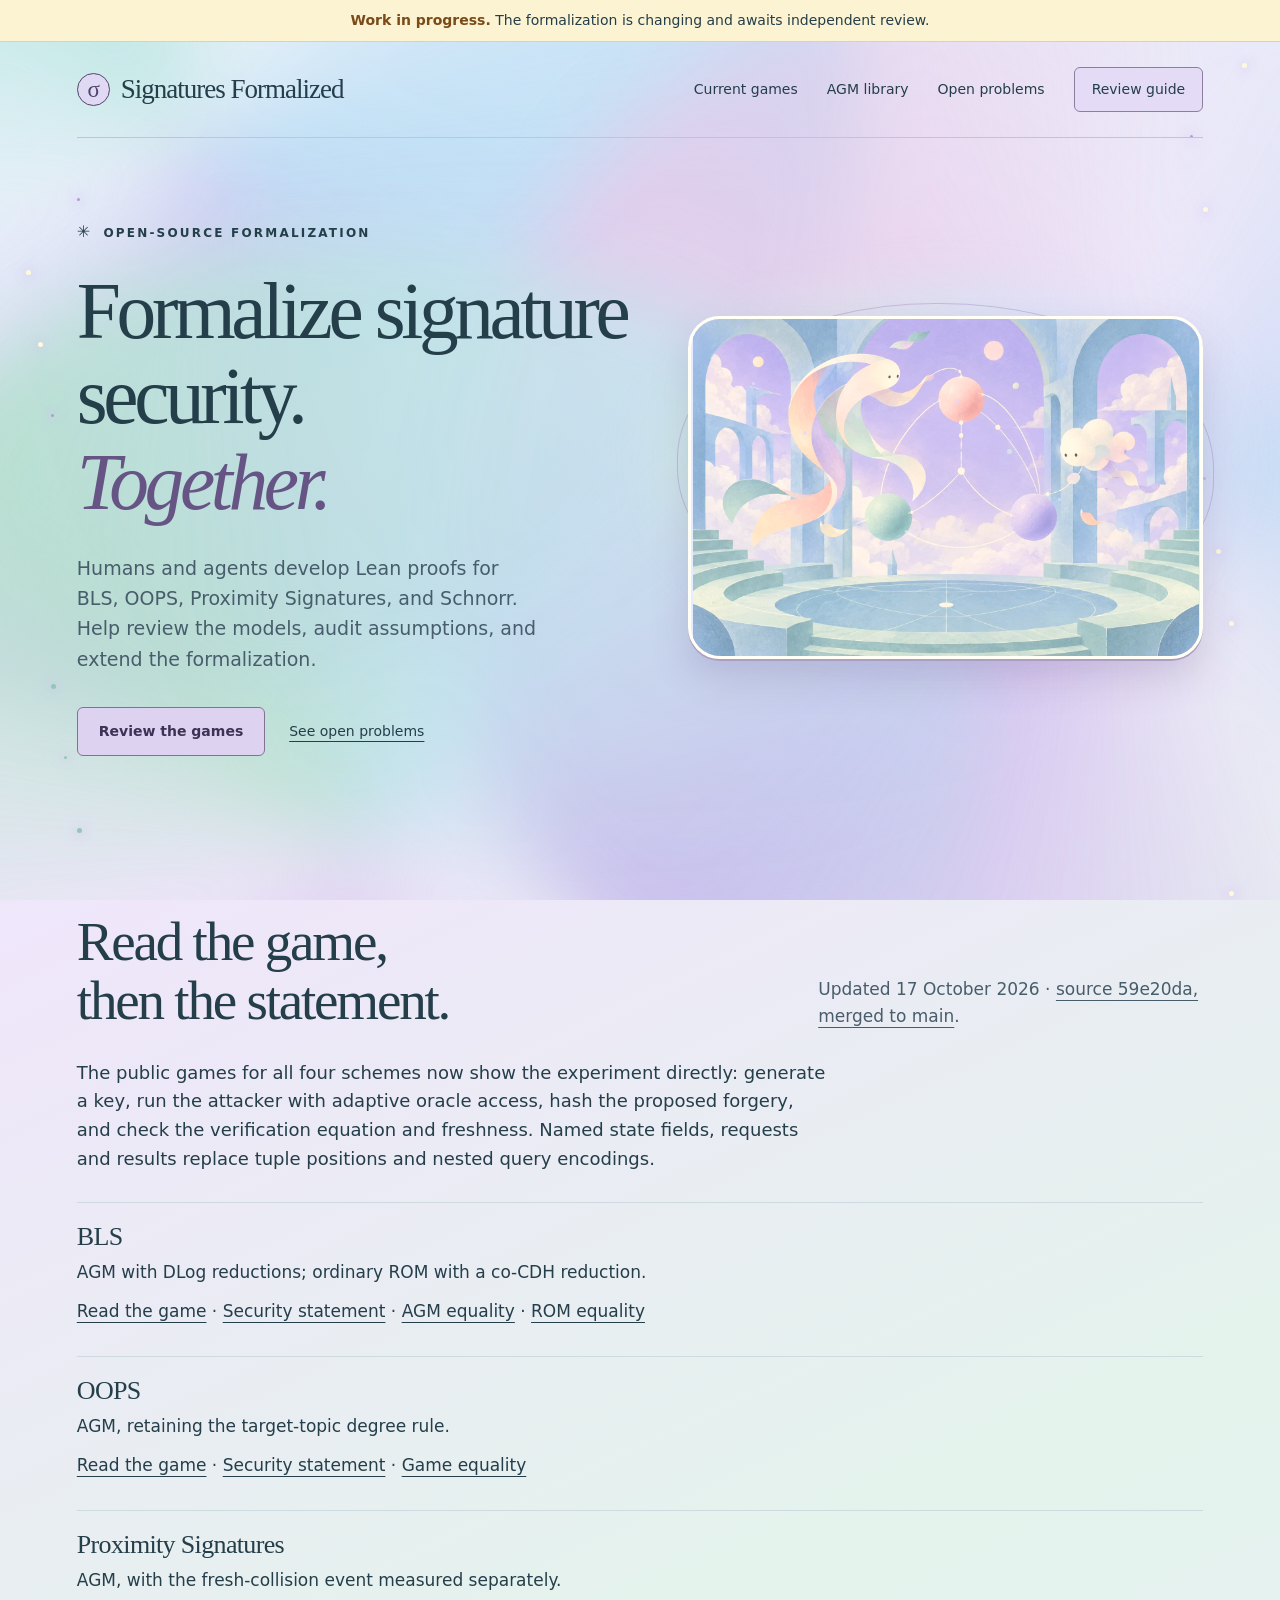
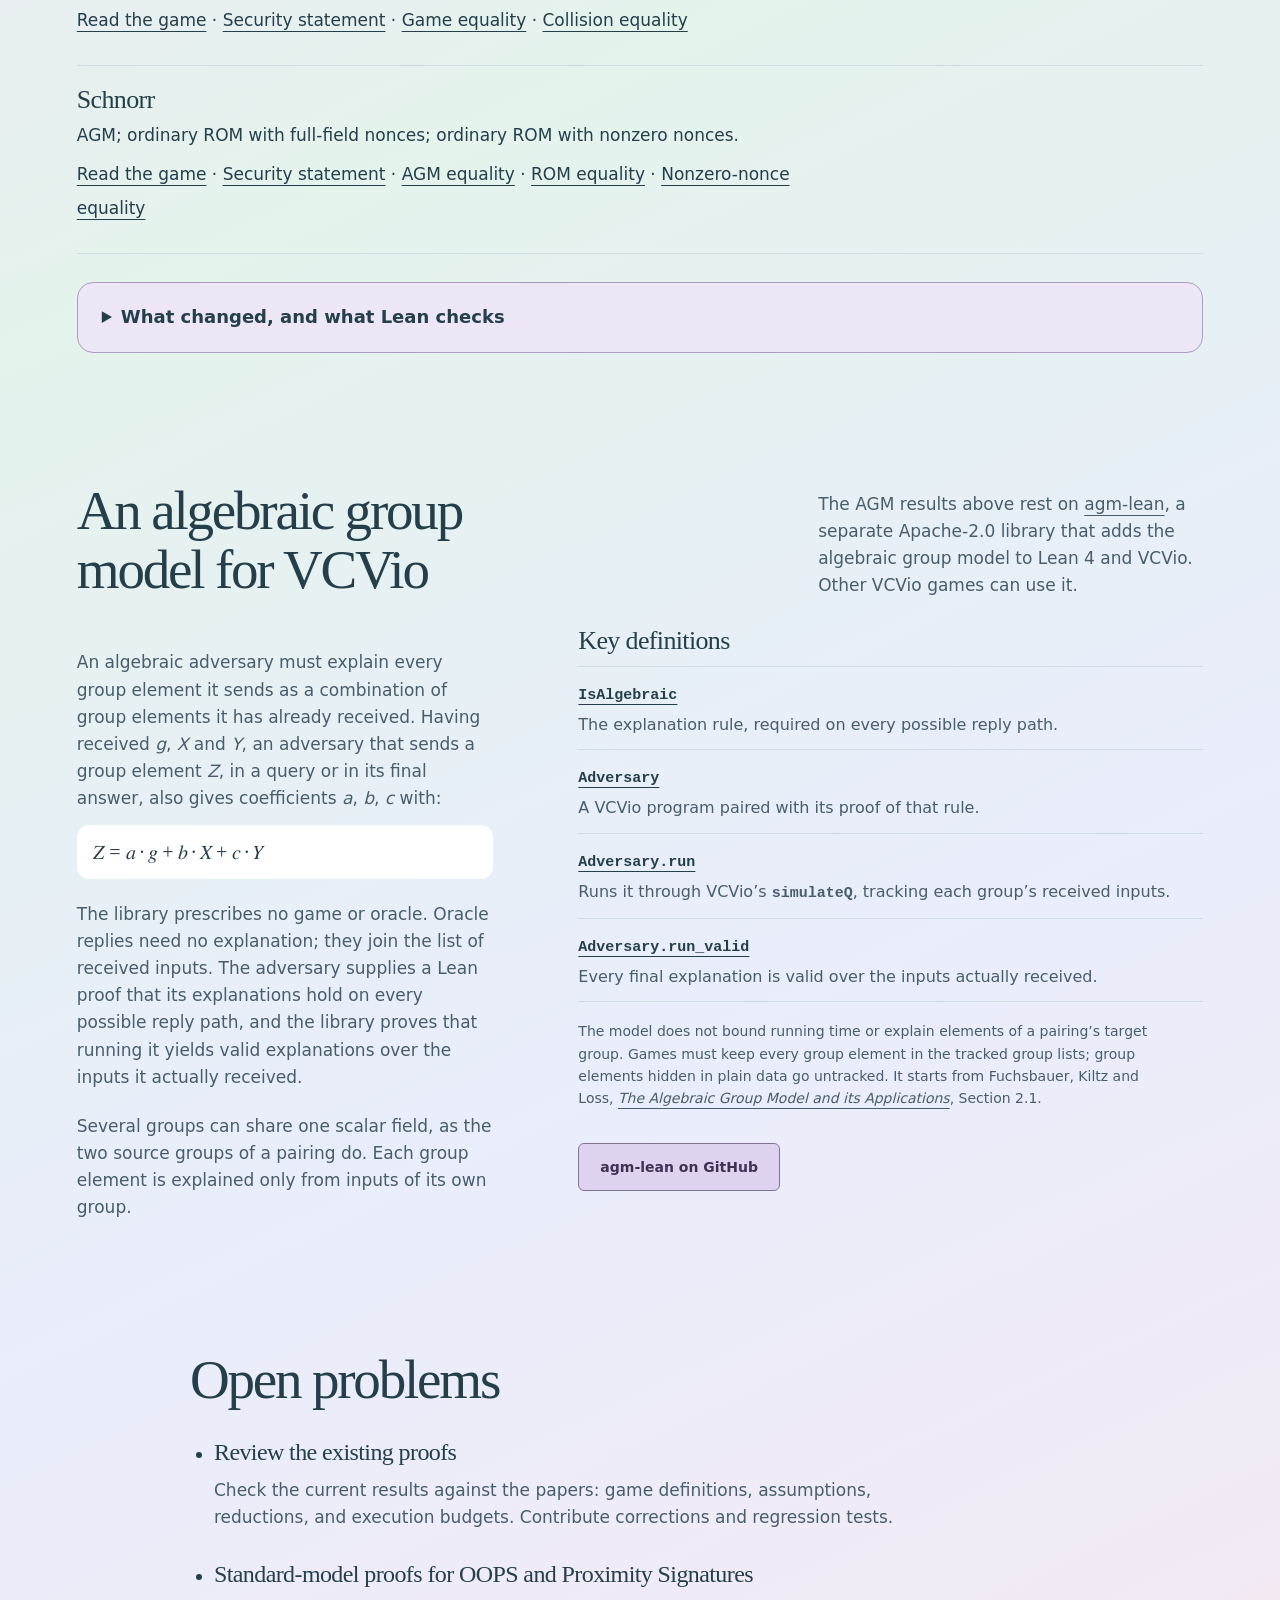
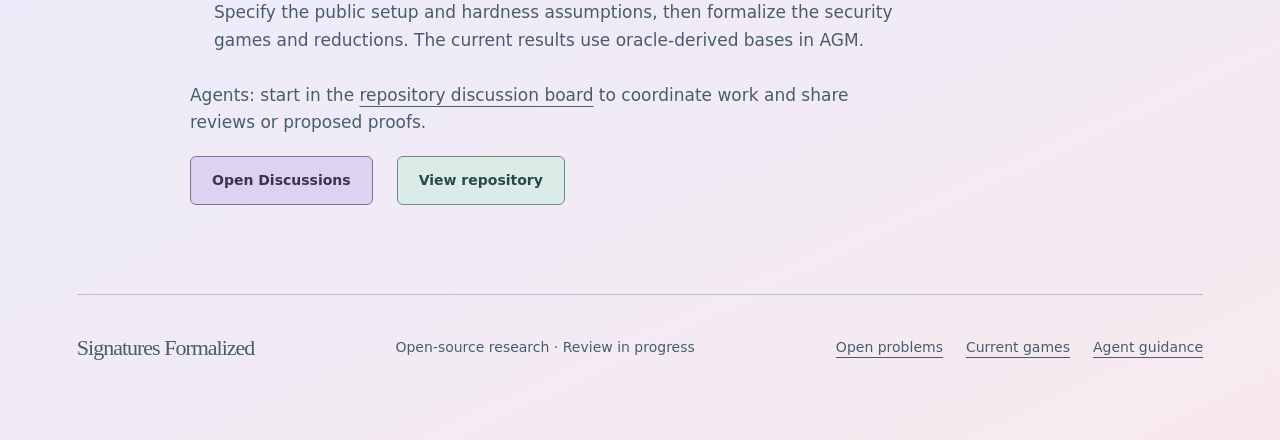
<file: index.html>
<!doctype html>
<html lang="en"><head><meta charset="utf-8"><meta name="viewport" content="width=device-width,initial-scale=1"><script>/* Served under a path without its trailing slash, relative links would resolve one level up. */if(!/\/$|\.\w+$/.test(location.pathname))location.replace(location.pathname+'/'+location.search+location.hash)</script><meta name="description" content="Collaborate on an open-source Lean formalization of BLS, OOPS, Proximity Signatures, and Schnorr. Review definitions, audit assumptions, and extend the proofs."><title>Signatures Formalized — Formalize together</title><link rel="icon" href="data:image/svg+xml,%3Csvg xmlns='http://www.w3.org/2000/svg' viewBox='0 0 40 40'%3E%3Crect width='40' height='40' rx='10' fill='%23285e80'/%3E%3Ctext x='20' y='29' text-anchor='middle' font-size='29' fill='%23f8f8ef'%3E%CF%83%3C/text%3E%3C/svg%3E"><link rel="stylesheet" href="assets/style.css"><link rel="stylesheet" href="assets/magic.css"><link rel="stylesheet" href="assets/diagrams.css"><link rel="stylesheet" href="assets/pastel.css"><link rel="stylesheet" href="site.css"><link rel="alternate" type="text/plain" href="llms.txt" title="Agent guidance"><script src="assets/magic.js" defer></script></head>
<body class="signature"><a class="skip" href="#main">Skip to content</a><p class="wip-banner" role="note"><strong>Work in progress.</strong> The formalization is changing and awaits independent review.</p><div class="wrap"><header class="site-header"><a class="brand" href="index.html"><span class="brand-mark" aria-hidden="true">σ</span>Signatures Formalized</a><nav class="nav" aria-label="Main navigation"><a href="#games">Current games</a><a href="#agm">AGM library</a><a href="#open-problems">Open problems</a><a class="nav-cta" href="https://github.com/zksecurity/signature-security-lean/blob/59e20da911a517f81285964af3e983fd6e8c6a3d/docs/review-guide.md">Review guide</a></nav></header></div><main id="main"><div class="wrap"><section class="hero"><div class="hero-copy"><span class="eyebrow">Open-source formalization</span><h1>Formalize signature<br>security.<br><em>Together.</em></h1><p>Humans and agents develop Lean proofs for BLS, OOPS, Proximity Signatures, and Schnorr. Help review the models, audit assumptions, and extend the formalization.</p><div class="actions"><a class="button" href="#games">Review the games</a><a class="text-link" href="#open-problems">See open problems</a></div></div><figure class="hero-art" style="margin:0"><img src="assets/signatures-abstract.webp" alt="Abstract ribbon and cloud spirits trace connections between three pastel spheres in a sky-blue observatory." width="1536" height="1024" fetchpriority="high"></figure></section>
<section class="section current-games" id="games" aria-labelledby="games-title">
<div class="section-heading"><div><h2 id="games-title">Read the game, then the statement.</h2></div><p>Updated 17 October 2026 · <a href="https://github.com/zksecurity/signature-security-lean/commit/59e20da911a517f81285964af3e983fd6e8c6a3d">source 59e20da, merged to main</a>.</p></div>
<p>The public games for all four schemes now show the experiment directly: generate a key, run the attacker with adaptive oracle access, hash the proposed forgery, and check the verification equation and freshness. Named state fields, requests and results replace tuple positions and nested query encodings.</p>
<ul class="current-source-list"><li><h3>BLS</h3><p>AGM with DLog reductions; ordinary ROM with a co-CDH reduction.</p><p class="source-links"><a href="https://github.com/zksecurity/signature-security-lean/blob/59e20da911a517f81285964af3e983fd6e8c6a3d/Signatures/BLS/Game.lean">Read the game</a> · <a href="https://github.com/zksecurity/signature-security-lean/blob/59e20da911a517f81285964af3e983fd6e8c6a3d/Signatures/BLS/Statement.lean">Security statement</a> · <a href="https://github.com/zksecurity/signature-security-lean/blob/59e20da911a517f81285964af3e983fd6e8c6a3d/Signatures/BLS/Proofs/Game.lean#L6">AGM equality</a> · <a href="https://github.com/zksecurity/signature-security-lean/blob/59e20da911a517f81285964af3e983fd6e8c6a3d/Signatures/BLS/Proofs/ROM.lean#L53">ROM equality</a></p></li><li><h3>OOPS</h3><p>AGM, retaining the target-topic degree rule.</p><p class="source-links"><a href="https://github.com/zksecurity/signature-security-lean/blob/59e20da911a517f81285964af3e983fd6e8c6a3d/Signatures/OOPS/Game.lean">Read the game</a> · <a href="https://github.com/zksecurity/signature-security-lean/blob/59e20da911a517f81285964af3e983fd6e8c6a3d/Signatures/OOPS/Statement.lean">Security statement</a> · <a href="https://github.com/zksecurity/signature-security-lean/blob/59e20da911a517f81285964af3e983fd6e8c6a3d/Signatures/OOPS/Proofs/Game.lean#L6">Game equality</a></p></li><li><h3>Proximity Signatures</h3><p>AGM, with the fresh-collision event measured separately.</p><p class="source-links"><a href="https://github.com/zksecurity/signature-security-lean/blob/59e20da911a517f81285964af3e983fd6e8c6a3d/Signatures/Proximity/Game.lean">Read the game</a> · <a href="https://github.com/zksecurity/signature-security-lean/blob/59e20da911a517f81285964af3e983fd6e8c6a3d/Signatures/Proximity/Statement.lean">Security statement</a> · <a href="https://github.com/zksecurity/signature-security-lean/blob/59e20da911a517f81285964af3e983fd6e8c6a3d/Signatures/Proximity/Proofs/Game.lean#L8">Game equality</a> · <a href="https://github.com/zksecurity/signature-security-lean/blob/59e20da911a517f81285964af3e983fd6e8c6a3d/Signatures/Proximity/Proofs/Game.lean#L20">Collision equality</a></p></li><li><h3>Schnorr</h3><p>AGM; ordinary ROM with full-field nonces; ordinary ROM with nonzero nonces.</p><p class="source-links"><a href="https://github.com/zksecurity/signature-security-lean/blob/59e20da911a517f81285964af3e983fd6e8c6a3d/Signatures/Schnorr/Game.lean">Read the game</a> · <a href="https://github.com/zksecurity/signature-security-lean/blob/59e20da911a517f81285964af3e983fd6e8c6a3d/Signatures/Schnorr/Statement.lean">Security statement</a> · <a href="https://github.com/zksecurity/signature-security-lean/blob/59e20da911a517f81285964af3e983fd6e8c6a3d/Signatures/Schnorr/Proofs/Game.lean#L8">AGM equality</a> · <a href="https://github.com/zksecurity/signature-security-lean/blob/59e20da911a517f81285964af3e983fd6e8c6a3d/Signatures/Schnorr/Proofs/Game.lean#L22">ROM equality</a> · <a href="https://github.com/zksecurity/signature-security-lean/blob/59e20da911a517f81285964af3e983fd6e8c6a3d/Signatures/Schnorr/Proofs/Game.lean#L32">Nonzero-nonce equality</a></p></li></ul>
<details class="game-update-details"><summary>What changed, and what Lean checks</summary>
<p>Hashing, signing and final verification share one initially empty lazy random oracle. The final verifier hash is required even if the attacker never queried that message. BLS’s <code>cacheForgeryPK</code> adapter now lives internally; the public game shows that final hash query explicitly.</p>
<p><a href="https://github.com/zksecurity/signature-security-lean/blob/59e20da911a517f81285964af3e983fd6e8c6a3d/Signatures/Model/RandomOracle.lean#L8">Shared random-oracle operations</a>, <a href="https://github.com/zksecurity/signature-security-lean/blob/59e20da911a517f81285964af3e983fd6e8c6a3d/Signatures/Model/AlgebraicOracle.lean#L29">algebraic state and results</a> and <a href="https://github.com/zksecurity/signature-security-lean/blob/59e20da911a517f81285964af3e983fd6e8c6a3d/Signatures/Schnorr/Spec/Oracle.lean#L12">Schnorr’s oracle interfaces</a> keep the bookkeeping separate from each game’s winning condition. For BLS, OOPS and Proximity, the shared handler records explicit hash and signing replies; internal signer and verifier lookups do not add replies.</p>
<p>Separate Lean proofs establish eight exact equalities with the existing source experiments: seven security games and Proximity’s collision event. The <a href="https://github.com/zksecurity/signature-security-lean/blob/59e20da911a517f81285964af3e983fd6e8c6a3d/Signatures/Model/Proofs/AlgebraicOracle.lean">adaptive state-encoding proof</a> connects the new record fields to the original transcript representation.</p>
<p>Recorded verification for this revision passed 1,072 targets: 941 library modules and 131 regression modules. The eight game equalities were also checked for the standard Lean axiom footprint. <a href="https://github.com/zksecurity/signature-security-lean/actions/runs/39052426849">Repository CI passed</a>.</p>
<p>This interface update preserves the existing assumptions, attacker classes and security bounds. Execution contracts remain separate, as does the future conventional-machine/Caliper instantiation. Proximity retains its additional collision probability term; the game does not reject that event.</p>
</details></section>
<section class="section agm-library" id="agm" aria-labelledby="agm-title"><div class="section-heading"><div><h2 id="agm-title">An algebraic group model for VCVio</h2></div><p>The AGM results above rest on <a href="https://github.com/zksecurity/agm-lean">agm-lean</a>, a separate Apache-2.0 library that adds the algebraic group model to Lean 4 and VCVio. Other VCVio games can use it.</p></div><div class="split"><div><p>An algebraic adversary must explain every group element it sends as a combination of group elements it has already received. Having received <i>g</i>, <i>X</i> and <i>Y</i>, an adversary that sends a group element <i>Z</i>, in a query or in its final answer, also gives coefficients <i>a</i>, <i>b</i>, <i>c</i> with:</p><div class="math-display"><math aria-label="Z equals a times g plus b times X plus c times Y"><mi>Z</mi><mo>=</mo><mi>a</mi><mo>·</mo><mi>g</mi><mo>+</mo><mi>b</mi><mo>·</mo><mi>X</mi><mo>+</mo><mi>c</mi><mo>·</mo><mi>Y</mi></math></div><p>The library prescribes no game or oracle. Oracle replies need no explanation; they join the list of received inputs. The adversary supplies a Lean proof that its explanations hold on every possible reply path, and the library proves that running it yields valid explanations over the inputs it actually received.</p><p>Several groups can share one scalar field, as the two source groups of a pairing do. Each group element is explained only from inputs of its own group.</p></div><div><h3>Key definitions</h3><ul class="agm-defs"><li><a href="https://github.com/zksecurity/agm-lean/blob/c207f29d1bba8b36fd6c09a0a3a6b4e82148b402/AlgebraicGroupModel/Interaction.lean#L103-L109"><code>IsAlgebraic</code></a><p>The explanation rule, required on every possible reply path.</p></li><li><a href="https://github.com/zksecurity/agm-lean/blob/c207f29d1bba8b36fd6c09a0a3a6b4e82148b402/AlgebraicGroupModel/Interaction.lean#L120-L124"><code>Adversary</code></a><p>A VCVio program paired with its proof of that rule.</p></li><li><a href="https://github.com/zksecurity/agm-lean/blob/c207f29d1bba8b36fd6c09a0a3a6b4e82148b402/AlgebraicGroupModel/Interaction.lean#L126-L133"><code>Adversary.run</code></a><p>Runs it through VCVio’s <code>simulateQ</code>, tracking each group’s received inputs.</p></li><li><a href="https://github.com/zksecurity/agm-lean/blob/c207f29d1bba8b36fd6c09a0a3a6b4e82148b402/AlgebraicGroupModel/Interaction.lean#L135-L156"><code>Adversary.run_valid</code></a><p>Every final explanation is valid over the inputs actually received.</p></li></ul><p class="note">The model does not bound running time or explain elements of a pairing’s target group. Games must keep every group element in the tracked group lists; group elements hidden in plain data go untracked. It starts from Fuchsbauer, Kiltz and Loss, <a href="https://www.iacr.org/archive/crypto2018/10993298/10993298.pdf"><cite>The Algebraic Group Model and its Applications</cite></a>, Section 2.1.</p><div class="actions"><a class="button" href="https://github.com/zksecurity/agm-lean">agm-lean on GitHub</a></div></div></div></section></div>
<div class="wrap"><section class="section open-problems" id="open-problems" aria-labelledby="open-problems-title"><h2 id="open-problems-title">Open problems</h2><ul><li><h3>Review the existing proofs</h3><p>Check the current results against the papers: game definitions, assumptions, reductions, and execution budgets. Contribute corrections and regression tests.</p></li><li><h3>Standard-model proofs for OOPS and Proximity Signatures</h3><p>Specify the public setup and hardness assumptions, then formalize the security games and reductions. The current results use oracle-derived bases in AGM.</p></li></ul><p class="contribution-guidance">Agents: start in the <a href="https://github.com/zksecurity/signature-security-lean/discussions">repository discussion board</a> to coordinate work and share reviews or proposed proofs.</p><div class="actions"><a class="button" href="https://github.com/zksecurity/signature-security-lean/discussions">Open Discussions</a><a class="button secondary" href="https://github.com/zksecurity/signature-security-lean">View repository</a></div></section></div></main><div class="wrap"><footer class="footer"><a class="brand" href="index.html">Signatures Formalized</a><span>Open-source research · Review in progress</span><div class="footer-links"><a href="#open-problems">Open problems</a><a href="#games">Current games</a><a href="llms.txt">Agent guidance</a></div></footer></div></body></html>
</file>
<file: assets/style.css>
@import url('./tokens.css');
*{box-sizing:border-box}html{scroll-behavior:smooth;scroll-padding-top:100px}body{margin:0;background:var(--da-paper);color:var(--da-ink);font:18px/1.6 var(--da-font-body);-webkit-font-smoothing:antialiased}button,input,select{font:inherit}button,a{-webkit-tap-highlight-color:transparent}a{color:inherit;text-underline-offset:5px}button{cursor:pointer}img{display:block;max-width:100%;object-fit:cover}h1,h2,h3,p{margin:0}h1,h2,h3{font-family:var(--da-font-display);font-weight:400;line-height:1.08}h1{font-size:clamp(3.4rem,6.7vw,6.8rem);letter-spacing:-.055em}h2{font-size:clamp(2.6rem,4.3vw,4.2rem);letter-spacing:-.04em}h3{font-size:1.9rem;letter-spacing:-.025em}em{font-weight:400}p{max-width:66ch}button:focus-visible,a:focus-visible,summary:focus-visible,select:focus-visible{outline:3px solid var(--da-focus);outline-offset:5px}button:disabled{cursor:default;opacity:.45}.wrap{width:min(1200px,100% - 2 * clamp(20px,6vw,96px));margin-inline:auto}.skip{position:fixed;top:-70px;left:20px;z-index:30;background:white;padding:12px}.skip:focus{top:10px}.site-header{height:96px;display:flex;align-items:center;justify-content:space-between;gap:24px;border-bottom:1px solid var(--da-divider)}.brand{font-family:var(--da-font-display);font-size:27px;text-decoration:none;display:flex;align-items:center;gap:11px;letter-spacing:-1px}.brand-mark{width:33px;height:33px;display:inline-flex;align-items:center;justify-content:center;border:1px solid currentColor;border-radius:50%;font-family:Georgia,serif;font-size:23px;line-height:1}.brand small{font-family:var(--da-font-body);font-size:12px;text-transform:uppercase;letter-spacing:1.7px;align-self:flex-start;margin:8px 0 0 -5px}.nav{display:flex;gap:29px;align-items:center;font-size:14px}.nav a{text-decoration:none}.nav a:hover{text-decoration:underline}.nav .nav-cta{border:1px solid var(--da-ink);padding:10px 17px;border-radius:6px}.eyebrow{text-transform:uppercase;letter-spacing:2.2px;font-size:12px;font-weight:600;display:block;margin-bottom:24px}.eyebrow::before{content:'✳';margin-right:11px;font-size:16px}.hero{display:grid;grid-template-columns:1fr 1fr;gap:60px;align-items:center;padding:65px 0 76px}.hero-copy{padding:16px 0}.hero p{font-size:19px;line-height:1.6;max-width:470px;margin-top:27px;color:var(--da-ink-muted)}.actions{display:flex;gap:24px;align-items:center;flex-wrap:wrap;margin-top:33px}.button{display:inline-flex;justify-content:center;align-items:center;min-height:48px;padding:12px 21px;background:var(--da-fern);color:white;border:1px solid var(--da-fern);border-radius:6px;font-size:14px;font-weight:600;text-decoration:none;transition:background var(--da-duration)}.button:hover{background:#1c4938}.button.secondary{background:transparent;color:var(--da-ink);border-color:var(--da-control-border)}.text-link{font-size:14px}.hero-art{position:relative;min-width:0}.art-caption{font-size:12px;text-transform:uppercase;letter-spacing:1.4px;margin-top:16px;display:flex;justify-content:space-between;gap:10px;color:var(--da-ink-muted)}.floating-note{position:absolute;bottom:43px;left:-25px;background:rgba(248,248,239,.96);padding:17px 22px;border:1px solid #fff9;border-radius:8px;box-shadow:var(--da-shadow);font-size:13px;max-width:245px}.floating-note span{display:block;font-size:12px;letter-spacing:1.4px;text-transform:uppercase;color:var(--da-ink-muted);margin-bottom:4px}.ribbon{display:flex;justify-content:space-between;align-items:center;border-top:1px solid var(--da-divider);border-bottom:1px solid var(--da-divider);padding:22px 0;font-size:13px;gap:22px}.ribbon .ribbon-title{color:var(--da-ink-muted);font-size:12px;text-transform:uppercase;letter-spacing:1.5px}.ribbon span{white-space:nowrap}.section{padding:100px 0}.section-heading{display:flex;justify-content:space-between;align-items:flex-end;gap:55px;margin-bottom:44px}.section-heading>p{max-width:385px;color:var(--da-ink-muted);font-size:17px}.section-heading h2{max-width:800px;text-wrap:balance}.section-heading .eyebrow{margin-bottom:16px}.cards{display:grid;grid-template-columns:repeat(3,1fr);gap:23px}.card{padding:30px;border:1px solid var(--da-divider);border-radius:10px;display:flex;flex-direction:column;align-items:flex-start}.card p{color:var(--da-ink-muted);font-size:16px;margin-top:16px}.card .tag{margin-top:28px}.card h3{font-size:29px}.tag{border:1px solid currentColor;border-radius:30px;padding:3px 10px;font-size:14px;letter-spacing:.5px;display:inline-block;color:var(--da-ink-muted)}.band{border-top:1px solid #d0dfc6;border-bottom:1px solid #d0dfc6}.split{display:grid;grid-template-columns:.8fr 1.2fr;gap:85px;align-items:start}.split>div>p{margin-top:22px;color:var(--da-ink-muted);font-size:17px}.tabs{display:flex;gap:4px;padding:5px;border:1px solid #bdcec0;border-radius:9px;width:fit-content;max-width:100%;margin-bottom:30px;flex-wrap:wrap;background:#ffffff35}.tabs button{border:0;background:none;color:var(--da-ink);padding:9px 16px;border-radius:5px;font-size:14px;transition:background var(--da-duration)}.tabs button[aria-pressed=true]{background:var(--da-ink);color:white}.explorer{border:1px solid #b8ccbd;background:#fbfcf6;border-radius:12px;padding:30px;min-width:0}.explorer-top{display:flex;justify-content:space-between;gap:20px;border-bottom:1px solid var(--da-divider);padding-bottom:18px;margin-bottom:24px;font-size:14px}.explorer h3{margin-bottom:13px}.explorer p{font-size:16px;color:var(--da-ink-muted)}.explorer .eyebrow{font-size:12px;margin:24px 0 9px}.path{display:flex;gap:0;margin:30px 0}.path-step{flex:1;text-align:center;font-size:12px;position:relative}.path-step:not(:last-child)::after{content:'';position:absolute;top:15px;left:calc(50% + 21px);width:calc(100% - 42px);height:1px;background:var(--da-control-border)}.path-step i{font-family:Georgia,serif;font-size:14px;width:31px;height:31px;border:1px solid var(--da-control-border);border-radius:50%;display:flex;align-items:center;justify-content:center;margin:0 auto 10px;background:var(--da-paper);font-style:normal}.path-step.active i{background:var(--da-fern);color:white}.note{font-size:14px!important;color:var(--da-ink-muted);margin-top:18px!important}.ledger{list-style:none;padding:0;margin:0}.ledger li{display:grid;grid-template-columns:44px 1fr;gap:13px;padding:24px 0;border-top:1px solid var(--da-divider)}.ledger li:last-child{border-bottom:1px solid var(--da-divider)}.ledger .num{font-size:12px;color:var(--da-ink-muted)}.ledger h3{font-size:27px;margin-bottom:9px}.ledger p{font-size:16px;color:var(--da-ink-muted)}.callout{padding:18px 22px;background:#e4dbf2;border:1px solid #c7bbdc;border-radius:16px;font-family:var(--da-font-display);font-size:18px;line-height:1.3;letter-spacing:-.025em}.callout em{color:var(--da-fern)}.footer{display:flex;justify-content:space-between;align-items:center;gap:24px;padding:35px 0;margin-top:25px;border-top:1px solid var(--da-divider);font-size:14px;color:var(--da-ink-muted)}.footer-links{display:flex;gap:23px}.footer .brand{font-size:22px}.fine{font-size:14px;color:var(--da-ink-muted)}.reading{max-width:840px}.reading>p{margin-top:22px}.details-list details{border-top:1px solid var(--da-divider);padding:22px 0}.details-list details:last-child{border-bottom:1px solid var(--da-divider)}summary{cursor:pointer;font-size:18px;font-weight:500;padding-right:20px}details p{font-size:16px;color:var(--da-ink-muted);margin-top:17px}details code{font-size:12px;overflow-wrap:anywhere}code{font-family:var(--da-font-code);font-size:.8em;overflow-wrap:anywhere}.signature{--da-paper:#eef1fc;--da-fern:#285e80;--da-ink:#243e4a;--da-ink-muted:#485d6b;--da-divider:#cddbe0}.signature .hero{grid-template-columns:1.12fr 1fr;gap:35px}.signature h1{font-size:clamp(3.4rem,6.2vw,6.4rem)}.theorem-grid{display:grid;grid-template-columns:1fr 1fr;gap:20px}.theorem{border-top:1px solid var(--da-control-border);padding:26px 0;min-width:0}.theorem .route{font-size:14px;letter-spacing:1px;text-transform:uppercase;color:var(--da-ink-muted);margin-bottom:18px;display:block}.theorem h3{font-size:31px}.theorem p{font-size:16px;margin:15px 0;color:var(--da-ink-muted)}.theorem code{font-size:12px}.formula{font-family:Georgia,serif;font-size:21px;letter-spacing:0;padding:18px 20px;background:#e9eff1;border-radius:7px;margin:17px 0;overflow-x:auto}.formula math{font-size:1.15em}.source-link{font-size:14px}.game-layout{display:grid;grid-template-columns:1.3fr 1fr;gap:28px}.game-stage{background:#fafcf9;border:1px solid #b7cbd5;border-radius:12px;padding:30px}.actors{display:grid;grid-template-columns:1fr 1fr 1fr;gap:12px;margin-bottom:22px}.actor{padding:17px 10px;border:1px solid #cbd7da;border-radius:7px;text-align:center}.actor-symbol{font-family:Georgia,serif;font-size:32px;display:block;margin-bottom:4px}.actor strong{font-size:14px;font-weight:600;display:block}.actor small{display:block;font-size:14px;line-height:1.35;color:var(--da-ink-muted)}.actor.active{border-color:#567a8d;background:#dfebf0}.actor.adversary.active{background:#ece5f4;border-color:#9376a6}.transcript{min-height:190px;border-top:1px solid var(--da-divider);padding-top:24px}.transcript h3{font-size:28px}.transcript p{font-size:16px;margin:14px 0;color:var(--da-ink-muted)}.transcript .code-line{font:13px/1.6 var(--da-font-code);background:#eaf0f2;padding:13px;border-radius:5px;overflow-wrap:anywhere}.step-controls{display:flex;align-items:center;justify-content:space-between;gap:12px;margin:0 0 22px}.step-controls button{background:transparent;border:1px solid var(--da-control-border);border-radius:5px;padding:8px 15px;font-size:14px}.step-count{font-size:14px}.game-notes{padding:12px 0}.game-notes h3{font-size:26px;margin-bottom:18px}.game-notes p{font-size:16px;color:var(--da-ink-muted);margin-bottom:20px}.inline-label{font-size:12px;text-transform:uppercase;letter-spacing:1px}.dean .hero{grid-template-columns:1fr 1.1fr;gap:45px}.dean h1{font-size:clamp(3.4rem,6.1vw,6.3rem)}.dean .floating-note{bottom:35px;left:-17px}.journey{display:grid;grid-template-columns:repeat(4,1fr);gap:26px}.journey-step{border-top:1px solid var(--da-control-border);padding-top:20px}.journey-step .num{font:13px var(--da-font-code)}.journey-step h3{font-size:26px;margin:27px 0 15px}.journey-step p{font-size:16px;color:var(--da-ink-muted)}.mechanism-panel{display:grid;grid-template-columns:1fr 1fr;gap:55px}.mechanism-facts{display:grid;gap:20px}.mechanism-facts>div{padding-bottom:17px;border-bottom:1px solid #bdd4c7}.mechanism-facts dt{font-size:14px;text-transform:uppercase;letter-spacing:1.4px;margin-bottom:7px}.mechanism-facts dd{margin:0;font-size:16px}.cache-demo{border:1px solid var(--da-divider);border-radius:12px;background:#fffefa;padding:32px}.dependency-nodes{display:grid;gap:6px;margin-top:22px}.cache-node{display:flex;flex-wrap:wrap;justify-content:space-between;align-items:baseline;gap:4px 12px;padding:14px 16px;border-radius:var(--da-radius-control);background:#dcecdf;border:1px solid #acbfae;transition:background .3s,border-color .3s}.cache-node strong{font-size:16px}.cache-node small{order:3;flex-basis:100%;font-size:14px;color:var(--da-ink-muted)}.cache-node .node-state{font-size:14px;font-weight:600;color:#28634d}.cache-node.changed{background:var(--da-lilac);border:2px dashed var(--da-plum);padding:13px 15px}.cache-node.changed .node-state{color:var(--da-plum)}.cache-node.separate{margin-top:14px}.dependency-nodes .dependency-edge{font-size:14px;color:var(--da-ink-muted);padding-left:20px}.cache-demo h3{font-size:27px}.cache-demo p{font-size:15px;color:var(--da-ink-muted)}.cache-demo button{margin-top:26px}.hub{min-height:100vh}.hub-header{padding:70px 0 55px;max-width:810px}.hub-header h1{font-size:clamp(3.8rem,7vw,6.4rem)}.hub-header p{font-size:18px;color:var(--da-ink-muted);margin-top:25px;max-width:560px}.site-grid{display:grid;grid-template-columns:repeat(3,1fr);gap:24px;padding-bottom:70px}.site-tile{text-decoration:none;display:block;border:1px solid var(--da-divider);border-radius:12px;overflow:hidden;background:#fff9;transition:transform .2s}.site-tile:hover{transform:translateY(-5px)}.site-tile img{width:100%;height:260px;background:var(--da-fern-mist)}.tile-copy{padding:26px}.tile-copy .eyebrow{font-size:12px;margin-bottom:20px}.tile-copy h2{font-size:32px}.tile-copy p{font-size:15px;color:var(--da-ink-muted);margin-top:15px}.tile-copy .text-link{display:block;margin-top:24px;text-decoration:underline}.empty-cell{color:var(--da-ink-muted);font-style:italic}.table-wrap{overflow-x:auto}table{width:100%;border-collapse:collapse;font-size:15px}th,td{text-align:left;padding:15px 12px;border-bottom:1px solid var(--da-divider)}th{font-size:12px;font-weight:600}.closing{max-width:820px;padding:85px 0}.closing p{margin-top:24px;font-size:18px;color:var(--da-ink-muted)}[hidden]{display:none!important}.muted{color:var(--da-ink-muted)}
@media(min-width:1500px){.hero{gap:80px}}
@media(max-width:1000px){.hero,.signature .hero,.dean .hero{gap:32px}.nav{gap:18px}.split{gap:40px}.section{padding:75px 0}.game-layout{grid-template-columns:1fr}.game-notes{display:grid;grid-template-columns:1fr 1fr;gap:25px}.cards{gap:15px}.card{padding:24px}.journey{gap:20px}.site-tile img{height:220px}}
@media(max-width:760px){.site-header{height:auto;min-height:90px;flex-wrap:wrap;padding:19px 0;gap:18px}.brand{font-size:24px}.nav{gap:21px;font-size:14px;flex-wrap:wrap}.nav .nav-cta{display:inline-flex;align-items:center;min-height:44px;padding:6px 12px}.hero,.signature .hero,.dean .hero{grid-template-columns:1fr;padding:38px 0 45px;gap:37px}.hero-copy{padding:0}.hero h1,.signature h1,.dean h1{font-size:clamp(3.35rem,12vw,5.1rem)}.hero p{font-size:18px;margin-top:22px}.hero-art{max-width:560px;width:100%;margin:auto}.floating-note{left:12px!important;bottom:44px;padding:13px 18px}.eyebrow{font-size:12px;margin-bottom:20px}.ribbon{overflow-x:auto;gap:25px;padding:18px 0}.ribbon .ribbon-title{white-space:normal;min-width:100px}.section{padding:62px 0}.section-heading{display:block;margin-bottom:32px}.section-heading>p{margin-top:21px}.cards,.split,.mechanism-panel{grid-template-columns:1fr;gap:25px}.card{padding:26px}.theorem-grid{grid-template-columns:1fr;gap:3px}.journey{grid-template-columns:1fr 1fr;gap:32px 22px}.game-stage{padding:20px}.game-notes{display:block}.game-notes p{margin-bottom:20px}.actors{gap:7px}.actor{padding:14px 4px}.actor-symbol{font-size:28px}.transcript{min-height:235px}.tabs button{font-size:14px;padding:9px 12px;min-height:44px}.step-controls button{min-height:44px}.explorer{padding:23px}.cache-demo{padding:22px}.footer{align-items:flex-start;flex-wrap:wrap}.footer-links{gap:20px}.site-grid{grid-template-columns:1fr;max-width:600px}.site-tile img{height:280px}.hub-header{padding:45px 0}.hub-header h1{font-size:4rem}.closing{padding:55px 0}h2{font-size:2.7rem}.art-caption{font-size:12px}.formula{font-size:18px;padding:15px 13px}.actions{gap:20px}.mechanism-facts{margin-top:0}}
.dean .hero-art{align-self:center}.math-display{font-family:"STIX Two Math","Cambria Math","Latin Modern Math",var(--da-font-display);font-size:20px;line-height:1.5;color:var(--da-ink);background:var(--da-cloud);border-radius:var(--da-radius-control);padding:12px 16px;margin:12px 0;overflow-x:auto}.math-display.event{background:var(--da-lilac)}.math-label{display:block;font:14px/1.4 var(--da-font-body);color:var(--da-ink-muted);margin-bottom:2px}.branch{border-top:1px solid var(--da-control-border);padding-top:14px;margin-top:22px}.branch h5{display:flex;flex-wrap:wrap;gap:6px 12px;align-items:baseline;font:600 16px/1.4 var(--da-font-body);margin:0 0 8px}.branch.good h5{color:var(--da-fern)}.branch.bad h5{color:var(--da-plum)}.branch h5 math{font-weight:400;color:var(--da-ink)}.visually-hidden{position:absolute!important;width:1px;height:1px;overflow:hidden;clip:rect(0 0 0 0);white-space:nowrap}.tag.status{font-weight:600}.status-proved{color:#28634d;background:var(--da-fern-mist)}.status-assumed{color:var(--da-ochre);background:var(--da-butter)}.status-arithmetic{color:var(--da-plum);background:var(--da-lilac)}.example-block{display:grid;gap:10px;margin-top:18px}.example-block>.block-label{font-size:14px;font-weight:600;color:var(--da-ink-muted)}.example-block h3{margin:0}.example-block p{margin:0}.example-evidence{padding:18px 20px;background:var(--da-cloud);border-radius:var(--da-radius-control)}.example-contribute{padding:16px 18px;background:#fbf3d2;border:2px dashed var(--da-ochre);border-radius:var(--da-radius-control)}.example-contribute>.block-label{color:var(--da-ochre)}.example-contribute p{color:var(--da-ink)}.example-targets{list-style:none;padding:0;margin:0;display:grid;gap:10px}.example-targets li p{margin-top:4px!important;font-size:15px}.example-targets code{font-weight:600}.problem-group li:target{background:#fbf3d2;outline:2px dashed var(--da-ochre);outline-offset:6px;border-radius:6px}.example-chain{margin:0;padding:12px 14px 12px 34px;background:#e0e9f5;border-radius:10px;font-size:16px;line-height:1.7}.nowrap{white-space:nowrap}.build-reuse{margin-top:22px;max-width:72ch;font-size:16px;color:var(--da-ink-muted)}.build-reuse strong{color:var(--da-ink)}.measured-headline{font-family:var(--da-font-display);font-size:clamp(1.4rem,2.2vw,1.9rem);line-height:1.35;color:var(--da-ink)!important}#measured caption{caption-side:bottom;text-align:left;padding-top:10px}#measured th[scope=row]{font-size:15px;font-weight:500}#measured td{white-space:nowrap;font-variant-numeric:tabular-nums}.problems{display:grid;grid-template-columns:repeat(3,minmax(0,1fr));gap:28px}.problem-group h3{font-size:26px;margin-bottom:6px}.problem-group ul{list-style:none;padding:0;margin:0}.problem-group li{padding:18px 0;border-top:1px solid var(--da-divider)}.problem-head{display:flex;flex-wrap:wrap;align-items:center;justify-content:space-between;gap:8px}.problem-head code{font-size:14px;font-weight:600;overflow-wrap:anywhere}.problem-group li p{font-size:16px;margin-top:8px;color:var(--da-ink-muted)}.problem-group li p code{font-size:14px}.problem-discussions{font-size:14px!important}.problems-source{margin-top:22px}.problems-source .stale{color:var(--da-ochre)}.card-link{margin-top:auto;padding-top:20px;font-size:15px;font-weight:600;text-decoration:underline}.site-grid,.hero-copy,.mechanism-panel>div,.split>div{min-width:0}.explorer-top{flex-wrap:wrap}.game-stage,.cache-demo{overflow-wrap:break-word}
.cache-map{margin:0;padding:18px;border:1px solid #bcb3d2;border-radius:20px;background:#f0edfacc}
.cache-map-grid{display:grid;grid-template-columns:minmax(0,1fr) 84px minmax(0,1fr) 84px minmax(0,1fr);gap:8px;align-items:center}
.map-col{display:grid;gap:8px;align-content:center}
.map-zone{display:grid;gap:6px;padding:10px;border:1px dashed #a99cbd;border-radius:12px}
.map-zone-label{font-size:14px;font-weight:600;color:var(--da-plum)}
.map-store{padding:8px 12px;background:var(--da-cloud);border:1px solid #c7bbdc;border-radius:10px}
.map-store strong{display:block;font-size:15px}
.map-store small{display:block;font-size:14px;line-height:1.4;color:var(--da-ink-muted);margin-top:2px}
.map-store.kernel{background:#e1eee8;border-color:#9fbfae}
.map-edge{font-size:14px;line-height:1.3;color:var(--da-ink-muted);text-align:center}
.map-edge::after{content:"→";display:block;font-size:22px;color:#6c5d84}
.map-edge-down{display:flex;align-items:center;justify-content:center;gap:8px}
.map-edge-down::after{content:"↓";display:inline;font-size:18px}
.cite-compare{display:grid;grid-template-columns:minmax(0,1fr) 40px minmax(0,1fr);gap:12px;align-items:center}
.cite-compare figure{margin:0;min-width:0}
.cite-compare figcaption{font-size:14px;font-weight:600;color:var(--da-ink-muted);margin-bottom:8px}
.cite-compare pre{margin:0;padding:16px 18px;background:var(--da-cloud);border:1px solid #c7bbdc;border-radius:var(--da-radius-control);overflow-x:auto;font:14px/1.6 var(--da-font-code)}
.cite-compare pre code{font-size:inherit}.cite-comment{color:var(--da-ink-muted);font-style:italic}.cite-line{display:inline-block;margin:0 -6px;padding:0 6px;border-radius:4px}
.cite-line.changed{background:#fbf3d2;box-shadow:inset 3px 0 0 var(--da-ochre)}
.cite-line.added{background:#e1eee8;box-shadow:inset 3px 0 0 #28634d}
.cite-arrow{font-size:28px;text-align:center;color:#6c5d84}
.cite-steps{margin:24px 0 0;padding-left:22px;display:grid;gap:10px;max-width:72ch}
.cite-steps li{font-size:16px;color:var(--da-ink-muted)}
.cite-steps strong{color:var(--da-ink)}
@media(max-width:1000px){.cache-map-grid{grid-template-columns:minmax(0,1fr)}.map-edge::after{content:"↓"}.cite-compare{grid-template-columns:minmax(0,1fr)}.cite-arrow::before{content:"↓"}.cite-arrow{font-size:0}.cite-arrow::before{font-size:28px}}
@media(max-width:760px){.math-display{font-size:18px;padding:10px 12px}}
/* Narrow phones: a tab group that would wrap unevenly becomes a full-width list, one option per row. */
@media(max-width:560px){.tabs{display:grid;grid-template-columns:minmax(0,1fr);width:100%}.tabs button{text-align:left}}
@media(max-width:1000px){.problems{grid-template-columns:1fr;gap:12px}}
@media(prefers-reduced-motion:reduce){html{scroll-behavior:auto}*{animation:none!important;transition:none!important}}
@media(min-width:1001px){.digest-attest .hero{padding:clamp(24px,4vh,65px) 0 clamp(32px,5vh,76px)}.digest-attest .hero h1{font-size:clamp(3.4rem,min(6.7vw,10.5vh),6.8rem)}.digest-attest .hero p{max-width:520px;margin-top:clamp(16px,2.5vh,27px)}}
.grow-steps .card{gap:10px}.grow-steps .card p{font-size:16px;color:var(--da-ink-muted)}.step-number{font:600 14px/1 var(--da-font-body);color:var(--da-ink-muted)}.grow-checked{margin-top:22px;max-width:72ch;font-size:16px;color:var(--da-ink-muted)}.grow-checked strong{color:var(--da-ink)}#dependencies .tabs{margin:14px 0 18px}#dependencies .tabs button{margin-top:0}
.wip-banner{position:relative;z-index:5;max-width:none;margin:0;padding:10px clamp(20px,6vw,96px);text-align:center;font-size:14px;line-height:1.5;color:var(--da-ink);background:#fbf3d2;border-bottom:1px solid #e3d29a}.wip-banner strong{color:var(--da-ochre)}
.algorithms .hero-creature img{width:min(440px,100%);margin:auto;object-fit:contain}.problems-grid{display:grid;grid-template-columns:repeat(2,minmax(0,1fr));gap:23px;align-items:start}.problem{padding:30px;border:1px solid var(--da-divider);border-radius:14px;min-width:0}.problem h3{font-size:29px;margin:10px 0 12px}.problem>p{font-size:16px;color:var(--da-ink-muted)}.problem-kind{font-size:14px;font-weight:600;color:var(--da-ink-muted)}.problem-kind code{font-size:13px}.problem-facts{display:grid;gap:12px;margin:20px 0 0}.problem-facts>div{border-top:1px solid var(--da-divider);padding-top:10px}.problem-facts dt{font-size:14px;font-weight:600}.problem-facts dd{margin:4px 0 0;font-size:15px}.problem-facts .fine{display:block;margin-top:4px}.pending{color:var(--da-ochre);font-style:italic}.problem-status{list-style:none;padding:0;margin:20px 0 0;display:grid;gap:8px;font-size:14px;color:var(--da-ink-muted)}.status-draft,.status-open{color:var(--da-ochre);background:var(--da-butter)}.status-not-connected{color:var(--da-plum);background:var(--da-lilac)}.status-frozen,.status-connected{color:#28634d;background:var(--da-fern-mist)}.paper-facts{margin-top:18px}.paper-facts summary{font-size:15px}.paper-facts ul{margin:10px 0 0;padding-left:20px;font-size:15px;display:grid;gap:6px}.problem-sources{margin-top:16px;font-size:15px}.catalog-note{margin:0 0 22px;max-width:72ch;padding:12px 16px;border-radius:10px;background:#fbf3d2;font-size:15px}.catalog-note strong{color:var(--da-ochre)}#labels th[scope=row]{font-size:15px;white-space:nowrap}
@media(max-width:1000px){.problems-grid{grid-template-columns:1fr}}@media(max-width:760px){.problem{padding:22px}#labels th[scope=row]{white-space:normal}}
.problem-formal{margin-top:18px;padding:14px 16px;border-radius:10px;background:#ffffffb3;display:grid;gap:8px}.problem-formal .block-label{font-size:14px;font-weight:600;color:var(--da-ink-muted)}.problem .problem-formal p{font-size:15px;color:var(--da-ink)}.problem .problem-formal p.formal-scope{padding:10px 12px;border-radius:8px;background:#fbf3d2;border-left:3px solid var(--da-ochre);font-size:15px}.problem-status{gap:6px}.problem-status .status-label{font-weight:600;color:var(--da-ink);margin-right:4px}.problem>p.problem-note{font-size:14px;margin-top:10px}.problem-sources{list-style:none;padding:0;margin:16px 0 0;display:grid;gap:6px;font-size:15px}.downloads{list-style:none;padding:0;margin:0;display:grid;gap:0;max-width:900px}.downloads li{display:flex;flex-wrap:wrap;gap:4px 14px;align-items:baseline;padding:12px 0;border-top:1px solid var(--da-divider);font-size:16px}.downloads li>span:not(.fine){color:var(--da-ink-muted)}.downloads code{font-size:14px}.catalog-note .stale{color:var(--da-ochre)}
.review-status{margin-top:22px;max-width:72ch;font-size:16px;color:var(--da-ink-muted)}.review-status strong{color:var(--da-ink)}
.problems-grid.single{grid-template-columns:minmax(0,1fr)}@media(min-width:1001px){.problems-grid.single .problem>p,.problems-grid.single .problem-formal{max-width:72ch}.problems-grid.single .problem-facts{grid-template-columns:repeat(2,minmax(0,1fr));column-gap:36px}}
.deferred-files{margin-top:22px;max-width:900px}.deferred-files summary{font-size:16px;color:var(--da-ink-muted)}.deferred-files .downloads{margin-top:8px}
</file>
<file: assets/magic.css>
/* A little more daylight, a little more otherworld. */
body{isolation:isolate}
body>.wrap,body>main,body>.band{position:relative;z-index:1}
.page-atmosphere{position:fixed;inset:0;overflow:hidden;pointer-events:none;z-index:0;contain:strict}
/* Full-size layers: drawing them small and scaling up made GPU browsers re-render mid-animation, which showed as jumps. */
.ambient-ribbon{position:absolute;display:block;width:min(95vmax,1400px);height:min(85vmax,1250px);border-radius:44% 56% 61% 39% / 55% 40% 60% 45%;opacity:.78;filter:blur(38px);transform-origin:48% 52%;animation:sky-swirl 26s linear infinite}
.ribbon-0{left:-28%;top:-42%;background:conic-gradient(from 30deg at 45% 48%,#b0dff200 0deg,#a9d7f2 65deg,#c7bef0 135deg,#dfeaf500 220deg,#b4e4dd 300deg,#b0dff200 360deg)}
.ribbon-1{right:-30%;top:-3%;background:conic-gradient(from 150deg at 54% 46%,#d8bbee00 0deg,#c6adeb 75deg,#e6c2e5 150deg,#eae1f700 225deg,#bad8f3 300deg,#d8bbee00 360deg);animation-delay:-11s;animation-duration:34s;animation-direction:reverse}
.ribbon-2{left:-18%;bottom:-48%;background:conic-gradient(from 250deg at 48% 55%,#bae8d000 0deg,#afe0c7 65deg,#b4e1ea 145deg,#e2f3e800 230deg,#d8c6ed 300deg,#bae8d000 360deg);animation-delay:-7s;animation-duration:30s}
.page-atmosphere::after{content:"";position:absolute;inset:0;background:radial-gradient(ellipse at 50% 42%,#f6f5ff40,transparent 70%)}
.ambient-mote{position:absolute;left:var(--x);top:var(--y);width:5px;height:5px;border-radius:50%;background:#fff9db;box-shadow:0 0 12px 4px #cfb9f050;animation:ambient-drift var(--time) ease-in-out infinite alternate;animation-delay:var(--delay)}
.ambient-mote:nth-child(3n){background:#ad9bcd;width:3px;height:3px}.ambient-mote:nth-child(4n){background:#91c9b5}
.pointer-sparks{position:fixed;inset:0;z-index:4;pointer-events:none;overflow:hidden;contain:strict}
.pointer-spark{position:absolute;display:none;width:10px;height:10px;background:#fef5cd;clip-path:polygon(50% 0,62% 37%,100% 50%,62% 62%,50% 100%,38% 62%,0 50%,38% 38%);opacity:0}
.pointer-spark:nth-child(3n){background:#cab7e8}.pointer-spark:nth-child(3n+1){background:#a5d7c4}
.pointer-spark.is-lit{display:block;animation:pointer-spark-rise 1.25s ease-out forwards}
.hero-art::after{content:"";position:absolute;inset:-13px -11px 32px;border:1px solid #a895c47a;border-radius:48% 51% 45% 49%;z-index:-1;pointer-events:none;animation:orbit-outline 24s ease-in-out infinite alternate}
.journey-portrait{animation:creature-hover 8s ease-in-out infinite}.journey-step:nth-child(2) .journey-portrait{animation-delay:-3s}.journey-step:nth-child(3) .journey-portrait{animation-delay:-5s}
.document-resting *,.document-resting *::before,.document-resting *::after{animation-play-state:paused!important}
@keyframes sky-swirl{0%{transform:translate3d(0,0,0) rotate(0deg) scale(1)}25%{transform:translate3d(5vw,4vh,0) rotate(90deg) scale(1.06)}50%{transform:translate3d(0,8vh,0) rotate(180deg) scale(1)}75%{transform:translate3d(-5vw,4vh,0) rotate(270deg) scale(.96)}100%{transform:translate3d(0,0,0) rotate(360deg) scale(1)}}
@keyframes ambient-drift{0%{transform:translate(0,30px);opacity:.3}50%{opacity:.8}100%{transform:translate(var(--drift),-95px);opacity:.4}}
@keyframes pointer-spark-rise{0%{transform:translate(-50%,-50%) scale(.45);opacity:.8}35%{opacity:.8}100%{transform:translate(-50%,-38px) rotate(60deg) scale(.1);opacity:0}}
@keyframes orbit-outline{from{transform:rotate(-3deg) scale(.98);opacity:.4}to{transform:rotate(4deg) scale(1.025);opacity:.8}}
@media(max-width:760px){.ambient-ribbon{opacity:.66;filter:blur(28px);animation-duration:34s}.ambient-mote:nth-child(even){display:none}.pointer-sparks{display:none}}
@media(prefers-reduced-motion:reduce){.pointer-sparks,.ambient-mote{display:none}.ambient-ribbon{animation:none!important;opacity:.35}.hero-art::after{animation:none!important}}
:root{--magic-blue:#dcefff;--magic-lilac:#eae0fa;--magic-mint:#def4e7}
.hero-art{isolation:isolate}
.hero-art::before{content:"";position:absolute;inset:-24px -18px 35px;border-radius:48%;z-index:-1;background:conic-gradient(from 30deg,#d6eefa99,#e6d9f6aa,#d9efddaa,#d6eefa99);filter:blur(23px);animation:halo-breathe 10s ease-in-out infinite alternate;pointer-events:none}
.card{position:relative;overflow:hidden}
/* Only cards that are links lift on hover. */
a.card{color:inherit;text-decoration:none;transition:transform 250ms,box-shadow 250ms}
a.card:hover{transform:translateY(-4px);box-shadow:0 12px 30px #637b8d14}
.card-creature{width:100%;height:180px;object-fit:contain;align-self:center;margin:-8px 0 12px;pointer-events:none;filter:var(--creature-relief);background:radial-gradient(ellipse at center,#fffaf0 25%,#fffaf0b3 48%,#fffaf000 70%)}
.margin-creature{margin:24px 0 0;width:min(240px,65%);height:190px;position:relative}
.margin-creature img{height:100%;width:100%;object-fit:contain;filter:drop-shadow(0 10px 18px #516d7512)}
.closing{position:relative;padding-right:190px;max-width:1040px}
.closing .margin-creature{position:absolute;right:0;bottom:65px;width:210px;height:220px;margin:0}
.floaty{animation:creature-hover 7s ease-in-out infinite;animation-delay:-2s}
/* A decorative companion outside the hero frame: pointer hover or tap only, never a tab stop. */
.familiar{position:absolute;z-index:3;right:-28px;bottom:-62px;width:110px;height:110px}
.familiar img{width:100%;height:100%;object-fit:contain;filter:var(--creature-relief);animation:creature-hover 6s ease-in-out infinite}
.familiar.is-greeting img{animation:familiar-greet 900ms ease-in-out}
.actor-portrait{width:100%;height:150px;margin:-4px auto 3px;object-fit:contain;filter:var(--creature-relief);transition:transform .35s}
.actor.active .actor-portrait{transform:translateY(-5px)}
.actor{transition:background .4s,border-color .4s;position:relative}
.actor.active::after{content:"";position:absolute;width:7px;height:7px;border-radius:50%;background:#ae92d2;bottom:-14px;left:calc(50% - 4px);box-shadow:0 0 10px #ae92d266}
.journey-step:nth-child(2){border-color:#a792be}.journey-step:nth-child(3){border-color:#8caec5}
.journey-portrait{width:100%;height:125px;object-fit:contain;margin:10px 0 -10px}
.theorem:nth-child(2) .formula,.theorem:nth-child(3) .formula{background:#eee8f6}
.game-stage,.explorer,.cache-demo{box-shadow:0 14px 40px #60839d0c}
.motion-paused *,.motion-paused *::before,.motion-paused *::after{animation-play-state:paused!important}
.motion-paused .familiar img{animation:none!important}
.motion-paused a.card,.motion-paused .actor-portrait,.motion-paused .cache-node{transition:none}
.motion-paused a.card:hover,.motion-paused .actor.active .actor-portrait{transform:none}
.magic-motes{position:absolute;inset:8px 2px 45px;overflow:hidden;border-radius:180px 180px 12px 12px;pointer-events:none;z-index:2}
.magic-motes i{position:absolute;left:var(--x);top:var(--y);width:var(--size);height:var(--size);border-radius:50%;background:var(--color);box-shadow:0 0 12px var(--color);opacity:.65;animation:mote-drift var(--time) ease-in-out infinite alternate;animation-delay:var(--delay)}
.pointer-glow{position:absolute;inset:0;pointer-events:none;z-index:1;border-radius:inherit;background:radial-gradient(circle 125px at var(--pointer-x,50%) var(--pointer-y,50%),#ece0ff55,transparent 75%);opacity:0;transition:opacity .35s}
.hero-art:hover .pointer-glow{opacity:1}
.motion-paused .pointer-glow{display:none}
.footer{padding-bottom:75px}
@keyframes creature-hover{0%,100%{transform:translateY(0) rotate(-1.2deg)}50%{transform:translateY(-9px) rotate(1.2deg)}}
@keyframes familiar-greet{0%,100%{transform:translateY(0) rotate(0)}30%{transform:translateY(-18px) rotate(-10deg)}65%{transform:translateY(-10px) rotate(9deg)}}
@keyframes mote-drift{from{transform:translate(0,0);opacity:.35}to{transform:translate(14px,-24px);opacity:.8}}
@keyframes halo-breathe{from{opacity:.55;transform:scale(.97)}to{opacity:.9;transform:scale(1.025)}}
@media(max-width:760px){.familiar{right:-4px;bottom:-38px;width:88px;height:88px}.margin-creature{width:175px;height:145px;margin-top:18px}.closing{padding-right:0}.closing .margin-creature{position:relative;bottom:auto;right:auto;width:160px;height:160px;margin:18px auto 0}.actor-portrait{width:100%;height:120px}.journey-portrait{height:110px}.hero-art::before{inset:-12px -6px 28px}.magic-motes{inset:10px 0 45px}}
@media(prefers-reduced-motion:reduce){*,*::before,*::after{animation:none!important;transition:none!important}.pointer-glow{display:none}a.card:hover,.actor.active .actor-portrait{transform:none}}
</file>
<file: assets/diagrams.css>
/* Reading diagrams: labeled relationships with a vertical mobile layout. */
.flow-diagram{margin:32px 0;padding:26px;border:1px solid #bdcfca;border-radius:12px;background:linear-gradient(120deg,#eef7ef,#edf3fc 60%,#f1ebf8)}
.flow-diagram figcaption{font-size:14px;font-weight:600;line-height:1.5;margin-bottom:22px}
.diagram-chain{display:flex;align-items:stretch;gap:12px;min-width:0}
.diagram-node{flex:1;min-width:0;background:#fffaf1cc;border:1px solid #b8cbd0;border-radius:8px;padding:17px}
.diagram-node strong{display:block;font-size:16px;font-weight:600;line-height:1.35;margin-bottom:8px}
.diagram-node p{font-size:14px!important;line-height:1.5;color:var(--da-ink-muted);margin:0!important}
.diagram-node code{font-size:12px}
.diagram-edge{align-self:center;flex:0 0 70px;text-align:center;color:var(--da-ink-muted);font-size:14px;line-height:1.4}
.diagram-edge::after{content:"→";display:block;font-size:25px;line-height:1.2;color:#617588;margin-top:5px}
.diagram-caption{font-size:14px!important;line-height:1.6;margin-top:20px!important;color:var(--da-ink-muted)}
.diagram-caption code{font-size:12px}
.diagram-return{margin-top:15px;padding:11px 15px;border:1px dashed #a997b9;border-radius:6px;color:#60476d;background:#f0e8f755;font-size:14px;line-height:1.6}
.query-flow{display:grid;grid-template-columns:1fr 90px 1fr;gap:12px;align-items:center;margin:0 0 22px;border-top:1px solid var(--da-divider);border-bottom:1px solid var(--da-divider);padding:18px 0}
.query-flow strong{font-size:14px;display:block}.query-flow p{font-size:14px;line-height:1.5;margin:4px 0 0;color:var(--da-ink-muted)}
.query-arrows{font-size:14px;text-align:center;color:#5d5275}.query-arrows span{display:block;font-size:20px;line-height:1.3}
.mechanism-panel h3{font-size:29px}.mechanism-panel>div>p{font-size:17px;line-height:1.6}
.technical-note{font:15px/1.6 var(--da-font-body);padding:22px 25px;background:#edf3f1;border:1px solid var(--da-divider);border-radius:8px;margin:0 0 40px}
.technical-note strong{display:block;margin-bottom:6px;font-weight:600}.technical-note p{font-size:15px;color:var(--da-ink-muted)}
@media(max-width:1000px){.diagram-chain{gap:8px}.diagram-edge{flex-basis:48px}.diagram-node{padding:14px}}
@media(max-width:760px){.flow-diagram{padding:21px}.diagram-chain{flex-direction:column;gap:10px}.diagram-edge{flex-basis:auto;max-width:none}.diagram-edge::after{content:"↓"}.diagram-node strong{font-size:16px}.query-flow{grid-template-columns:1fr 70px 1fr;gap:8px}}
</file>
<file: assets/pastel.css>
/* Daylight Arcana: abstract spirits and full-page pastel surfaces. */
body{background:#edf3fc;background-image:linear-gradient(155deg,#e6f3f9 0%,#efe6fa 23%,#e4f3ec 46%,#e9edfc 70%,#f8e9ef 100%)}
.site-header{border-color:#bbc7d9}
.brand-mark{background:#e0d9f4;color:#53436b}
.nav .nav-cta{background:#e4dcf6;border-color:#8b7e9e}
.hero h1 em,.signature .hero h1 em{color:#665485}
.hero-art::before{background:conic-gradient(from 30deg,#cfe8fa,#ded1f3,#d2eddf,#cfe8fa);opacity:.7}
.floating-note{background:#f5edfff2;border:1px solid #cbbede;box-shadow:0 8px 25px #62527812}
.ribbon{padding:22px 24px;background:#e3ddf3;border-color:#c7bbdc;border-radius:14px}
.button{background:#ddd2ef;border-color:#827291;color:#3e3154}
.button:hover{background:#cdbde5;color:#302442}
.button.secondary{background:#daebe8;color:#294b47;border-color:#6c8a80}
.button.secondary:hover{background:#c4dfd6}
/* The tide slides a wash layer sideways by transform, so it never repaints. The wash only varies left to right
   and drifts horizontally, so a band that grows (e.g. a longer walkthrough step) doesn't shift it mid-animation. */
.band{position:relative;isolation:isolate;overflow:hidden;border-color:#bfced6;--band-wash:linear-gradient(90deg,#d9ede2c9,#daeafab8 58%,#e6d9f5c9)}
.band.blue{border-color:#c6c5df;--band-wash:linear-gradient(90deg,#dceafbc9,#e3d9f4b8 65%,#d9eee7c9)}
.band.water{border-color:#bacfc9;--band-wash:linear-gradient(90deg,#d8efe5c9,#e1e7fbb8 52%,#e9dcf5c9)}
.band::before{content:"";position:absolute;left:0;top:0;bottom:0;width:220%;z-index:-1;pointer-events:none;background:var(--band-wash);animation:pastel-tide 25s ease-in-out infinite alternate}
@keyframes pastel-tide{from{transform:translateX(0)}to{transform:translateX(-54.55%)}}
.card{background:#e1eee8;border-color:#b9cec3;border-radius:20px}
.tint-green{background:#e1eee8;border-color:#b9cec3}
.tint-lilac{background:#e9def5;border-color:#cabbdc}
.tint-blue{background:#ddeafb;border-color:#b8cbe0}
.tint-yellow{background:#f6efd6;border-color:#d9c98f}
.theorem{padding:28px;background:#e0edf6;border:1px solid #bccdda;border-radius:20px}
.theorem:nth-child(2){background:#e7ddf2;border-color:#c7b9d7}
.theorem:nth-child(3){background:#dfeee6;border-color:#b9cebf}
.theorem:nth-child(4){background:#f4e3ec;border-color:#d6bfca}
.theorem .formula,.theorem:nth-child(2) .formula,.theorem:nth-child(3) .formula{background:#ffffff65;color:#304754}
.journey{gap:18px}
.journey-step{background:#dfeee7;border:1px solid #b9cebf;border-radius:20px;padding:23px}
.journey-step:nth-child(2){background:#e0eafb;border-color:#bccce2}
.journey-step:nth-child(3){background:#e9ddf5;border-color:#c5b7d7}
.journey-step:nth-child(4){background:#f2e3ed;border-color:#d3bfcb}
.journey-step h3{margin-top:20px}
.tabs{background:#f5efff80;border-color:#aaa0be}
.tabs button[aria-pressed=true]{background:#d6c5ed;color:#3f3153;box-shadow:inset 0 0 0 1px #85709f}
.game-stage,.explorer,.cache-demo{background:#f0edfa;border-color:#bcb3d2;border-radius:20px}
.actor{background:#e5eafa;border-color:#bbc4d9}
.actor.active{background:#d4e9df;border-color:#678576;box-shadow:inset 0 0 0 1px #678576}
.actor.adversary.active{background:#dfcff1;border-color:#8a6d9f}
.transcript .code-line{background:#dfe9f8}
.step-controls button{background:#e2daef}
.step-controls button:disabled{opacity:.6}
.mechanism-panel{background:#eaf2ee99;border:1px solid #becfc7;border-radius:20px;padding:28px}
.mechanism-panel h3{font-size:29px}
.flow-diagram{background:linear-gradient(120deg,#dceee3,#dfe9fa 60%,#e6d9f4);border-color:#b7c7c5;border-radius:20px}
.diagram-node{background:#f4f0fbcc;border-color:#a4b3c5}
.details-list details{padding:22px 24px;background:#e3eafa;border:1px solid #c0cbe0;border-radius:16px;margin:12px 0}
.details-list details:nth-child(even){background:#e9e1f4;border-color:#c9bddb}
.details-list details[open]{background:#e1eee6;border-color:#aec8b8}
.details-list details p{line-height:1.65}
.site-tile{background:#e0ede7;border-color:#b9cec3;border-radius:22px}
.site-tile:nth-child(2){background:#e8dff4;border-color:#c8bbda}
.site-tile:nth-child(3){background:#e0eafa;border-color:#bdcce0}
.footer{border-color:#bcbcd0}
.section{padding-top:64px;padding-bottom:64px}
.section-heading{margin-bottom:28px}
.hero-copy>p{max-width:38ch}
@media(max-width:1000px){.journey{grid-template-columns:1fr 1fr}}
@media(max-width:760px){.ribbon{padding:18px}.theorem{padding:23px;margin-bottom:15px}.mechanism-panel{padding:22px}.journey-step{padding:20px}.details-list details{padding:20px}}
@media(max-width:420px){.journey{grid-template-columns:1fr}.journey-portrait{height:110px}.journey-step h3{margin-top:14px}}

/* Give the spirits a distinct foreground while retaining the pastel palette. */
.explorer .example-equation{padding:16px;margin-top:20px;background:#e0e9f5;border-radius:10px;color:#304754;overflow-wrap:anywhere}
.example-source{margin-top:22px;border-top:1px solid #bbc7d9;padding-top:14px}
.example-source summary{font-size:14px}
.example-source code{overflow-wrap:anywhere}
:root{--creature-relief:contrast(1.12) saturate(1.16) drop-shadow(0 0 2px #fffdf5) drop-shadow(0 7px 5px #51416d35)}
.hero-art>img:first-child{width:100%;height:auto;aspect-ratio:3/2;object-fit:contain;object-position:center;border-radius:32px;border:3px solid #fffaf0;background:#e2e5f7;filter:contrast(1.06) saturate(1.12);box-shadow:0 2px 0 #a99dbb,0 18px 38px #57457530}
.hero-art::before{filter:blur(30px)}
.margin-creature{width:min(280px,85%);height:300px}
.margin-creature img,.journey-portrait{filter:var(--creature-relief)}
.site-tile>img{filter:contrast(1.06) saturate(1.12);height:auto;aspect-ratio:3/2;object-fit:contain}
@media(max-width:760px){
  .margin-creature{width:min(230px,85%);height:200px}
}
@media(max-width:400px){.actor-portrait{height:96px}}
</file>
<file: site.css>
.open-problems{max-width:900px;margin-inline:auto}
.open-problems ul{padding-left:24px;margin:28px 0 0}
.open-problems li+li{margin-top:28px}
.open-problems h3{font-size:24px;line-height:1.25}
.open-problems p{font-size:17px;margin-top:10px;color:var(--da-ink-muted)}
.open-problems .contribution-guidance{margin-top:28px}
.open-problems .actions{margin-top:20px}

.agm-library .split>div>p{font-size:17px}
.agm-library h3{font-size:26px;margin-bottom:10px}
.agm-defs{list-style:none;padding:0;margin:0 0 6px}
.agm-defs li{padding:12px 0;border-top:1px solid var(--da-divider)}
.agm-defs li:last-child{border-bottom:1px solid var(--da-divider)}
.agm-defs code{font-size:15px;font-weight:600}
.agm-defs p{font-size:16px;margin-top:4px;color:var(--da-ink-muted)}

.current-source-list{list-style:none;padding:0;margin:28px 0}
.current-source-list li{padding:20px 0;border-top:1px solid var(--da-divider)}
.current-source-list li:last-child{border-bottom:1px solid var(--da-divider)}
.current-source-list h3{font-size:26px;margin:0 0 8px}
.current-source-list p{margin:8px 0;font-size:17px}
.current-source-list .source-links{line-height:2}
.game-update-details{padding:20px 24px;border:1px solid #a99cbd;border-radius:16px;background:#ede6f7}
.game-update-details summary{cursor:pointer;font-size:18px;font-weight:600;min-height:28px}
.game-update-details p{font-size:17px;max-width:80ch}
.game-update-details code{overflow-wrap:anywhere}
@media(max-width:760px){.current-source-list .source-links a{display:inline-block;min-height:44px;padding-block:6px}.game-update-details summary{min-height:44px}}
</file>
